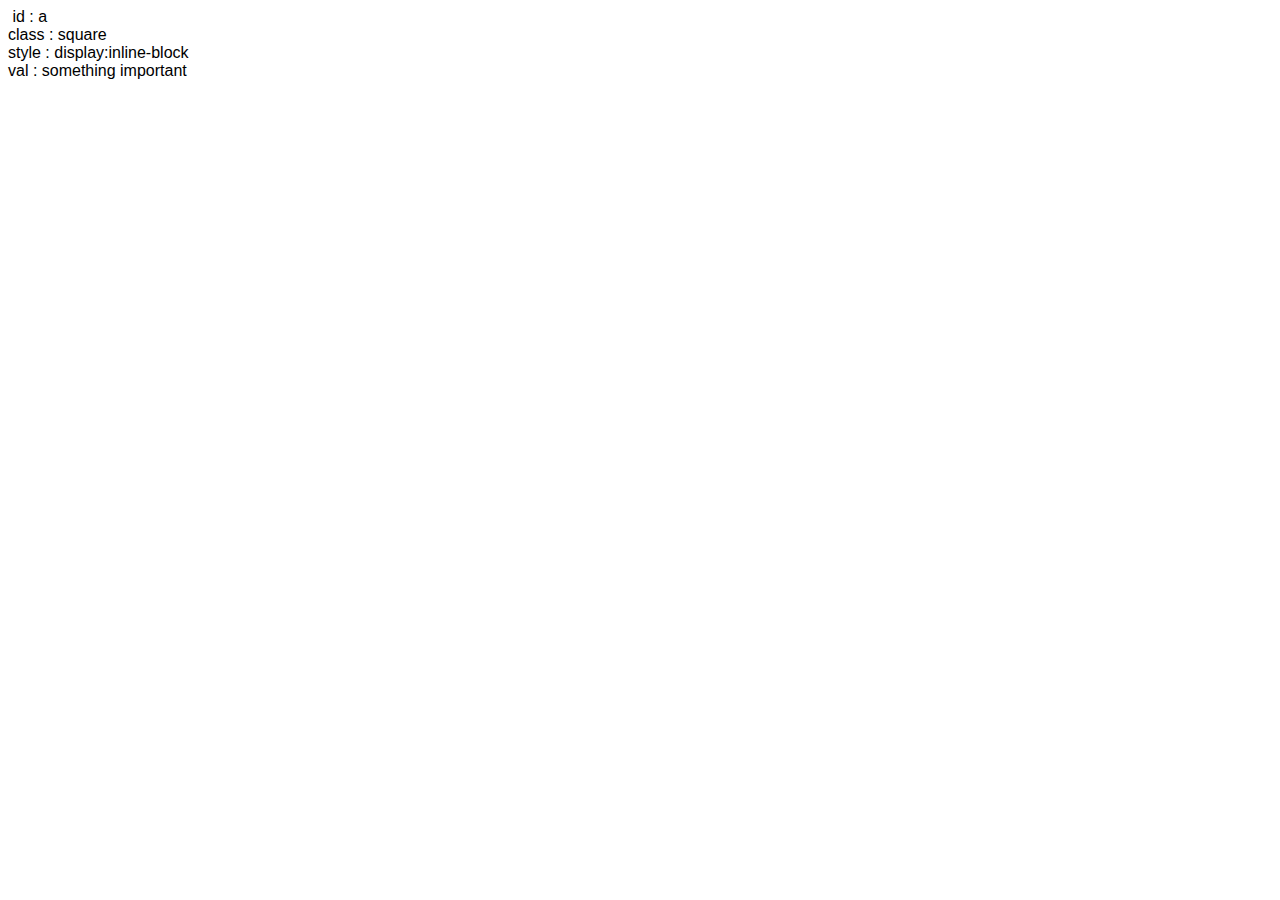
<file: Set-0-JS-v8/chapter12/index.html>
<!DOCTYPE html>
<html lang="en">
  <head>
    <meta charset="utf-8">
    <meta http-equiv="X-UA-Compatible" content="IE=edge">
    <meta name="viewport" content="width=device-width, initial-scale=1">
    <title>Chapter 13, Exercise 1</title> 
    <link rel="stylesheet" href="custom.css" />   
    
  </head>
<body>

  <div id='a' class='square' style='display:inline-block' val='something important'></div>

  <script src="myscript.js"></script> 
  
</body>
</html>
</file>
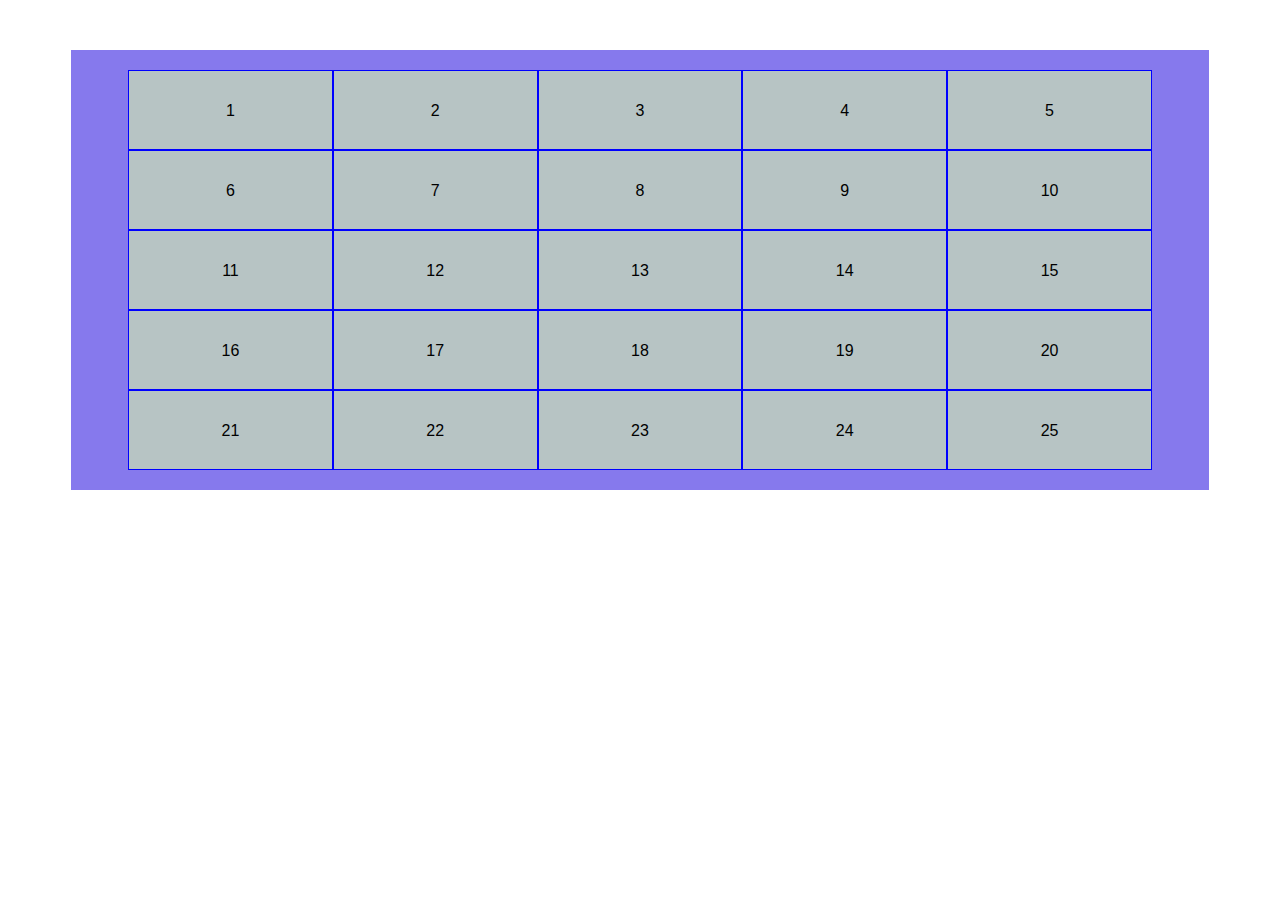
<file: Set-0-JS-v8/chapter13/Exercise1/index.html>
<!DOCTYPE html>
<html lang="en">
  <head>
    <meta charset="utf-8">
    <meta http-equiv="X-UA-Compatible" content="IE=edge">
    <meta name="viewport" content="width=device-width, initial-scale=1">
    <title>Chapter 13, Exercise 1</title> 
    <link rel="stylesheet" href="custom.css" />   
    
  </head>
<body>

  <div class="container" id="container">

  </div>   

  <script src="myscript.js"></script> 
  
</body>
</html>
</file>
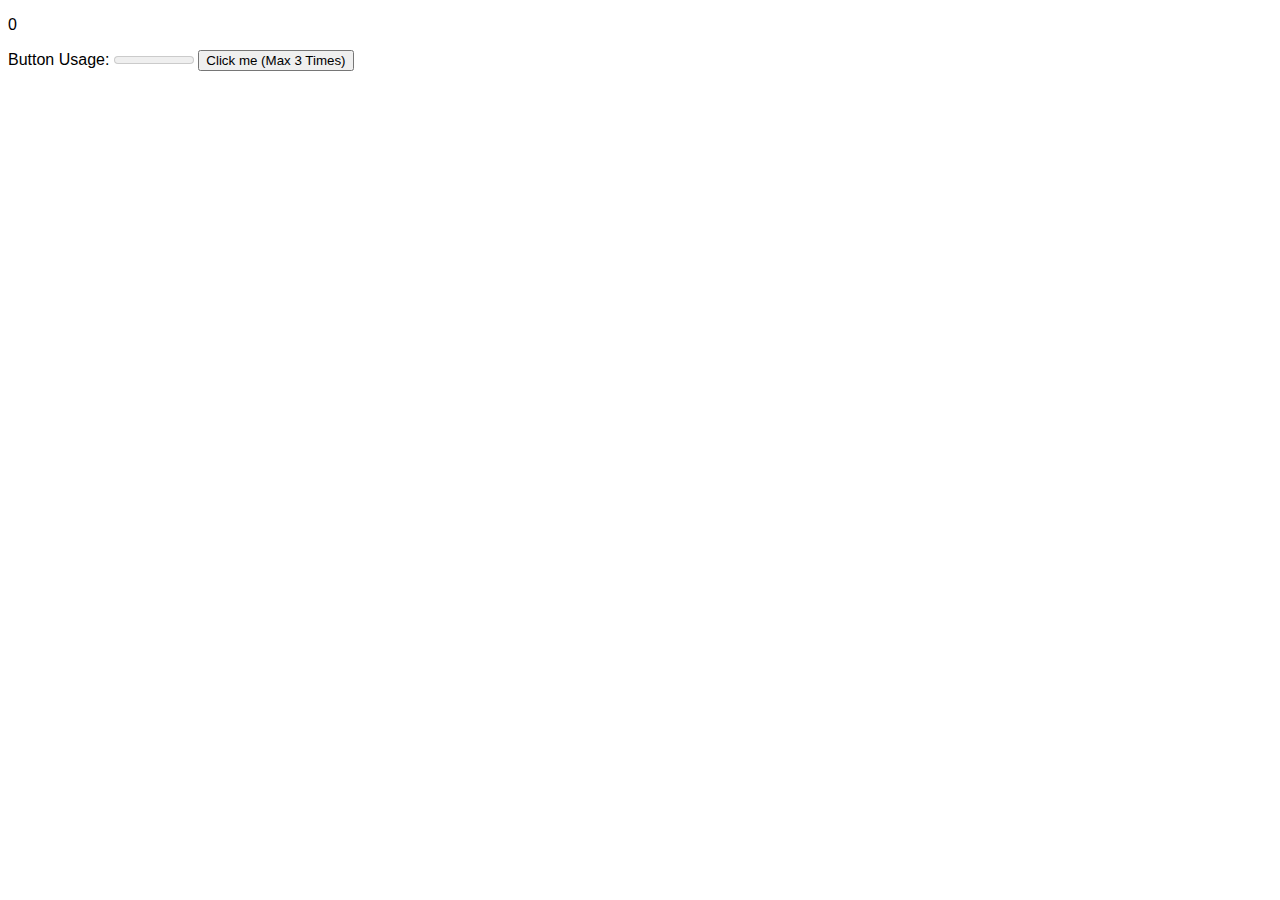
<file: Set-0-JS-v8/chapter13/Exercise2/index.html>
<!DOCTYPE html>
<html lang="en">
  <head>
    <meta charset="utf-8">
    <meta http-equiv="X-UA-Compatible" content="IE=edge">
    <meta name="viewport" content="width=device-width, initial-scale=1">
    <title>Chapter 13, Exercise 2</title> 
    <link rel="stylesheet" href="custom.css" />   
    
  </head>
<body>
    <p id="counter">0</p>
    <label for="usage">Button Usage:</label>
    <meter id="usage" value="0" min="0" max="3"></meter>
    <button>Click me (Max 3 Times)</button>

  <script src="myscript.js"></script> 
  
</body>
</html>
</file>
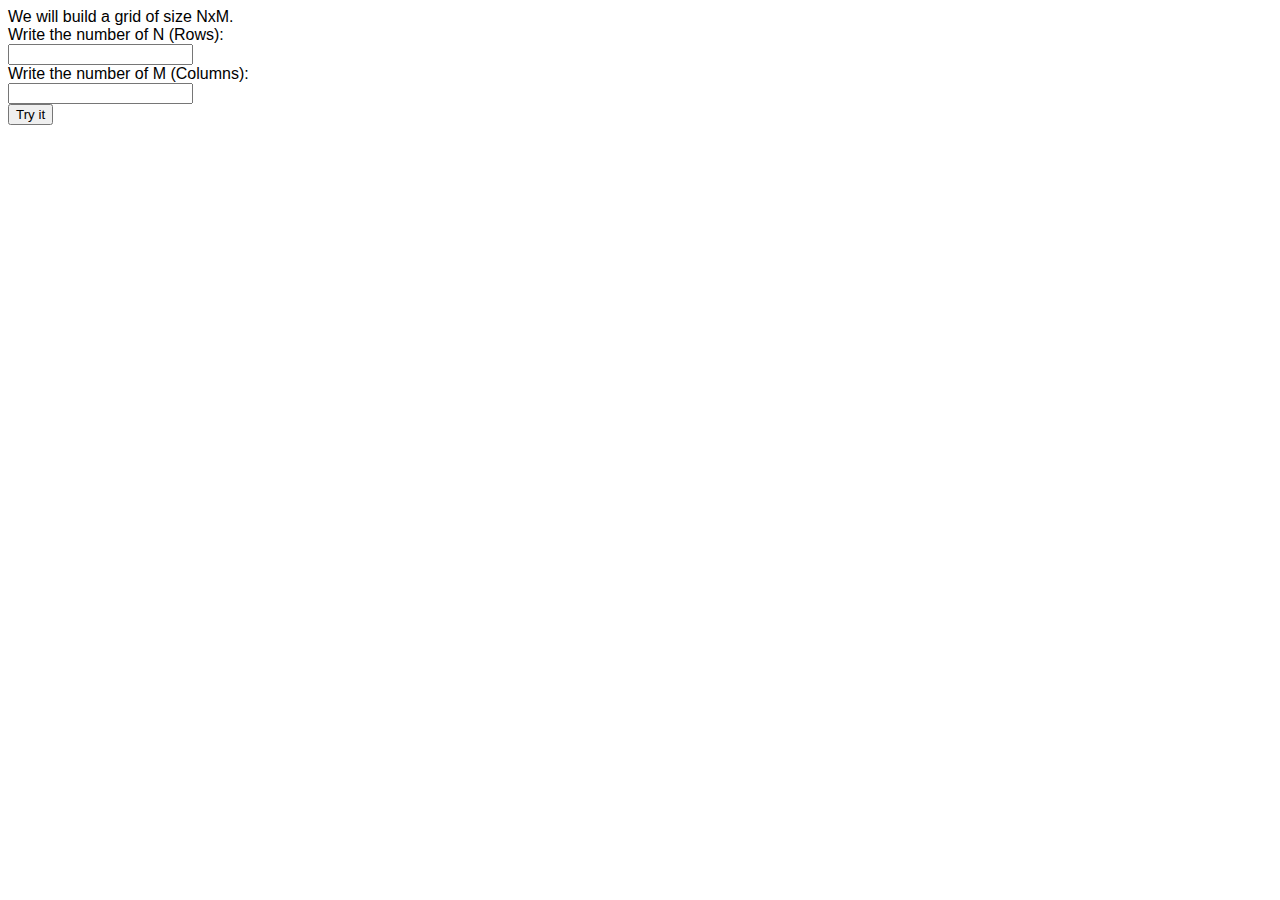
<file: Set-0-JS-v8/chapter14/Exercise1/index.html>
<!DOCTYPE html>
<html lang="en">
  <head>
    <meta charset="utf-8">
    <meta http-equiv="X-UA-Compatible" content="IE=edge">
    <meta name="viewport" content="width=device-width, initial-scale=1">
    <title>Chapter 13, Exercise 1</title> 
    <link rel="stylesheet" href="custom.css" />   
    
  </head>
<body>
    
    </head>
    <body>
    We will build a grid of size NxM. <br>
    Write the number of N (Rows):<br>
    <input type="number" id="N" name="N"> <br>
    Write the number of M (Columns):<br>
    <input type="number" id="M" name="M"> <br>

    <button onclick="setGrid()">Try it</button>

  
    <div id="container">  

    </div>
  

  <script src="myscript.js"></script> 
  
</body>
</html>
</file>
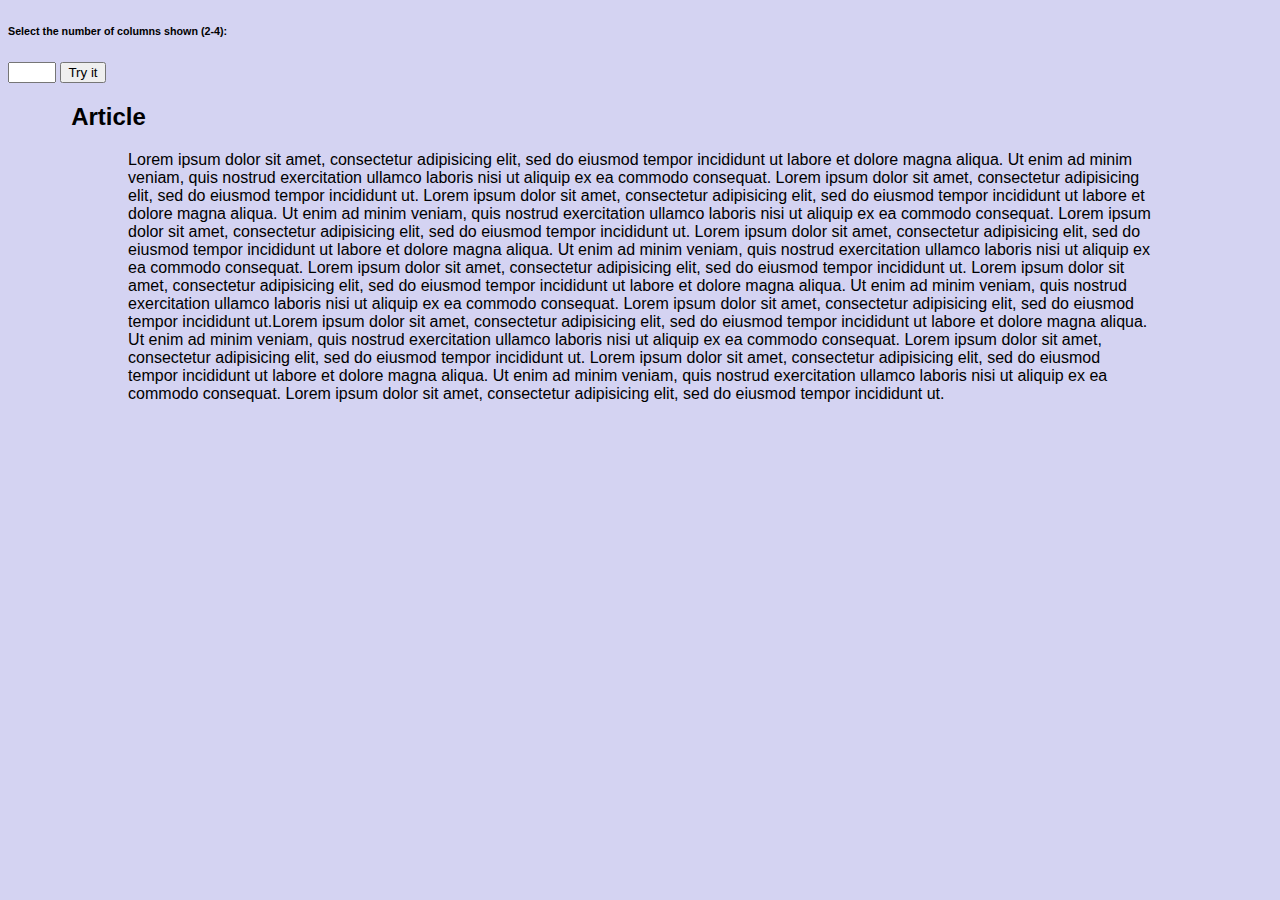
<file: Set-0-JS-v8/chapter14/Exercise2/index.html>
<!DOCTYPE html>
<html lang="en">
  <head>
    <meta charset="utf-8">
    <meta http-equiv="X-UA-Compatible" content="IE=edge">
    <meta name="viewport" content="width=device-width, initial-scale=1">
    <title>Chapter 14, Exercise 2</title> 
    <link rel="stylesheet" href="custom.css" />   
  </head>

<body>

</head>
<body>
<h6>Select the number of columns shown (2-4):</h6>
<input type="number" id="columns" name="N" min="2" max="4"> 
<button onclick="setColumns()">Try it</button>

    <h2>Article</h2>
    <div class="container" id="container">
      <div id="text">
          Lorem ipsum dolor sit amet, consectetur adipisicing elit, sed do eiusmod tempor incididunt ut labore et dolore magna aliqua. Ut enim ad minim veniam, quis nostrud exercitation ullamco laboris nisi ut aliquip ex ea commodo consequat.
          Lorem ipsum dolor sit amet, consectetur adipisicing elit, sed do eiusmod tempor incididunt ut. Lorem ipsum dolor sit amet, consectetur adipisicing elit, sed do eiusmod tempor incididunt ut labore et dolore magna aliqua. Ut enim ad minim veniam, quis nostrud exercitation ullamco laboris nisi ut aliquip ex ea commodo consequat.
          Lorem ipsum dolor sit amet, consectetur adipisicing elit, sed do eiusmod tempor incididunt ut. Lorem ipsum dolor sit amet, consectetur adipisicing elit, sed do eiusmod tempor incididunt ut labore et dolore magna aliqua. Ut enim ad minim veniam, quis nostrud exercitation ullamco laboris nisi ut aliquip ex ea commodo consequat.
          Lorem ipsum dolor sit amet, consectetur adipisicing elit, sed do eiusmod tempor incididunt ut. Lorem ipsum dolor sit amet, consectetur adipisicing elit, sed do eiusmod tempor incididunt ut labore et dolore magna aliqua. Ut enim ad minim veniam, quis nostrud exercitation ullamco laboris nisi ut aliquip ex ea commodo consequat.
          Lorem ipsum dolor sit amet, consectetur adipisicing elit, sed do eiusmod tempor incididunt ut.Lorem ipsum dolor sit amet, consectetur adipisicing elit, sed do eiusmod tempor incididunt ut labore et dolore magna aliqua. Ut enim ad minim veniam, quis nostrud exercitation ullamco laboris nisi ut aliquip ex ea commodo consequat.
          Lorem ipsum dolor sit amet, consectetur adipisicing elit, sed do eiusmod tempor incididunt ut. Lorem ipsum dolor sit amet, consectetur adipisicing elit, sed do eiusmod tempor incididunt ut labore et dolore magna aliqua. Ut enim ad minim veniam, quis nostrud exercitation ullamco laboris nisi ut aliquip ex ea commodo consequat.
          Lorem ipsum dolor sit amet, consectetur adipisicing elit, sed do eiusmod tempor incididunt ut.
      </div>
    </div>

<script src="myscript.js"></script> 
  
</body>
</html>
</file>
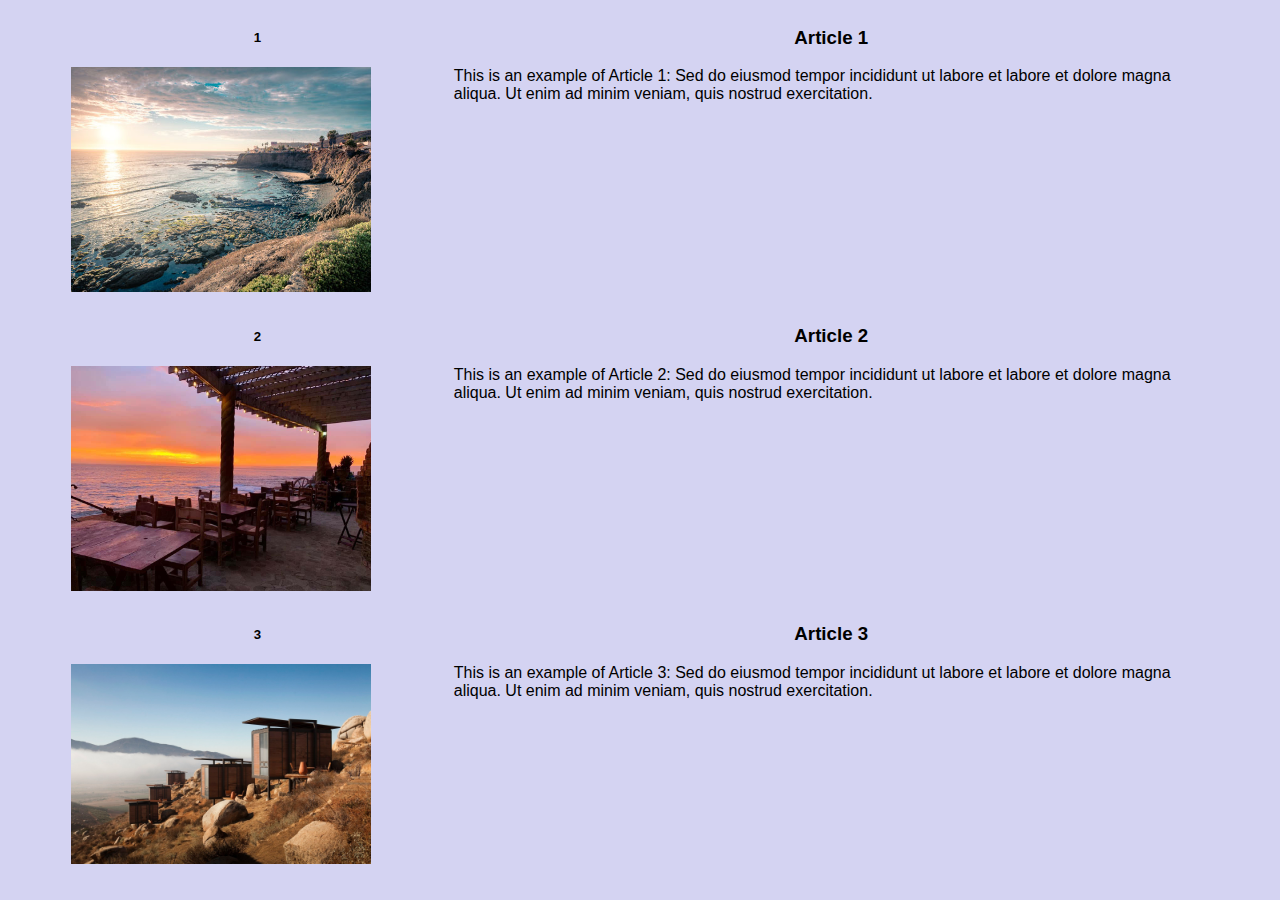
<file: Set-0-JS-v8/chapter14/Exercise3/index.html>
<!DOCTYPE html>
<html lang="en">

<head>
    <meta charset="UTF-8" />
    <meta http-equiv="X-UA-Compatible" content="IE=edge" />
    <meta name="viewport" content="width=device-width, initial-scale=1.0" />
    <title>Gallery</title>
    <link href="css/style.css" rel="stylesheet" />
</head>

<body> 

    <template id="articleId1-1" >
        <a class="a1" id="a1">
            <article class="article1" id="article1">
                <div class="div1"> 
                     <h5 class="h5"></h5><img class="img1" id="img1" src="#" alt="Info Article.">
                </div>
                <div class="div1">
                    <h3 class="title1" id="title1"></h3>
                    <p class="p1" id="p1"></p>
                </div>
            </article>
        </a>
    </template>
        
    <template id="articleId2">
        <article class="article2" id="article21"> 
            <img class="img2" id="img4" src="#" alt="Info Article.">
            <h3 id="title2" ></h3>
            <p id="p2"></p>
            <a class="a1" href="#articleId1-1">Link to Template1</a>
        </article>
    </template>  



<script src="data.json"></script> 
<script src="myscript.js"></script>  
</body>

</html>
</file>
<file: Set-0-JS-v8/chapter12/custom.css>
html {
  box-sizing: border-box;
}

*,
*::before,
*::after {
  box-sizing: inherit;
}

body {
  font-family: 'Segoe UI', Tahoma, Geneva, Verdana, sans-serif;
}


.container {
  width:80%;
  margin:50px auto;
  display:flex;
  flex-direction: row;
  flex-wrap: wrap;
}

.container div {
  border: 1px solid blue;
  background-color: rgb(183, 196, 196);
  height: 80px;
  flex-basis: 20%;
  text-align: center;
  align-content: center;
  line-height: 80px;
}
</file>
<file: Set-0-JS-v8/chapter13/Exercise1/custom.css>
html {
  box-sizing: border-box;
}

*,
*::before,
*::after {
  box-sizing: inherit;
}

body {
  font-family: 'Segoe UI', Tahoma, Geneva, Verdana, sans-serif;
}


.container {
  background-color: rgb(134, 121, 237);
  width:90%;
  height: 440px;
  margin:50px auto; 
  display:flex;
  flex-direction: row;
  flex-wrap: wrap;
  justify-content: center;
  align-items: center;
  align-content: center;
}

.container div {
  border: 1px solid blue;
  background-color: rgb(183, 196, 196);
  height: 80px;
  flex-basis: 18%;
  text-align: center;
  align-content: center;
  line-height: 80px;
}
</file>
<file: Set-0-JS-v8/chapter13/Exercise2/custom.css>
html {
  box-sizing: border-box;
}

*,
*::before,
*::after {
  box-sizing: inherit;
}

body {
  font-family: 'Segoe UI', Tahoma, Geneva, Verdana, sans-serif;
}
</file>
<file: Set-0-JS-v8/chapter14/Exercise1/custom.css>
html {
  box-sizing: border-box;
}

*,
*::before,
*::after {
  box-sizing: inherit;
}

body {
  font-family: 'Segoe UI', Tahoma, Geneva, Verdana, sans-serif;
}

#container {
  width:80%;
  margin:50px auto;
  display:flex;
  flex-direction: row;
  flex-wrap: wrap;
} 

#container div {
  border: 1px solid blue;
  background-color: rgb(183, 196, 196);
  height: 80px;
  flex-basis: 10%;
  text-align: center;
  align-content: center;
  line-height: 80px;
}
</file>
<file: Set-0-JS-v8/chapter14/Exercise2/custom.css>
html {
  box-sizing: border-box;
}

*,
*::before,
*::after {
  box-sizing: inherit;
}

body {
  font-family: 'Segoe UI', Tahoma, Geneva, Verdana, sans-serif;
  background-color: #d4d3f2;
}


h2 {
  margin-left: 5%;
}


div {
  width: 90%;
  margin: 0rem auto;
  justify-content: center;
  justify-items: center;
  gap: 10px;
}

p {
  margin:0;
  column-count:4;
}
</file>
<file: Set-0-JS-v8/chapter14/Exercise3/css/style.css>
html {
    box-sizing: border-box;
}

*,
*::before,
*::after {
    box-sizing: inherit;
}

body {
    font-family: 'Segoe UI', Tahoma, Geneva, Verdana, sans-serif;
    background-color: #d4d3f2;
    counter-reset: pics;
}

h5::before {
    counter-increment: pics;
    content: counter(pics);
}

.wrapper {
    width: 90%;
    margin: 0 auto;
}

#img1 {
    width: 300px;
}

a:link { text-decoration: none; }


.article1  {
    max-width: 1200px;
}


.article1 {
    display: grid;
    grid-template-columns: repeat(3, 1fr);
    grid-template-rows: repeat(1, auto);
    gap: 10px;
    margin-bottom: 10px;
}

.article1 div {
    justify-content: center;
    justify-items: center;
    transition: 0.3s;
}
.article1 div p {
   text-decoration: none;    
}

.article1 div:nth-child(1){
    grid-row: 1/2;
    grid-column: 1/2;
}
.article1 div:nth-child(2){
    grid-row: 1/2;
    grid-column: 2/4;
}

.img2 {
    float: left;
    padding: 15px; 
    width: 300px;
  }

  p, h3, h5 {
    color: black;
  }
</file>
